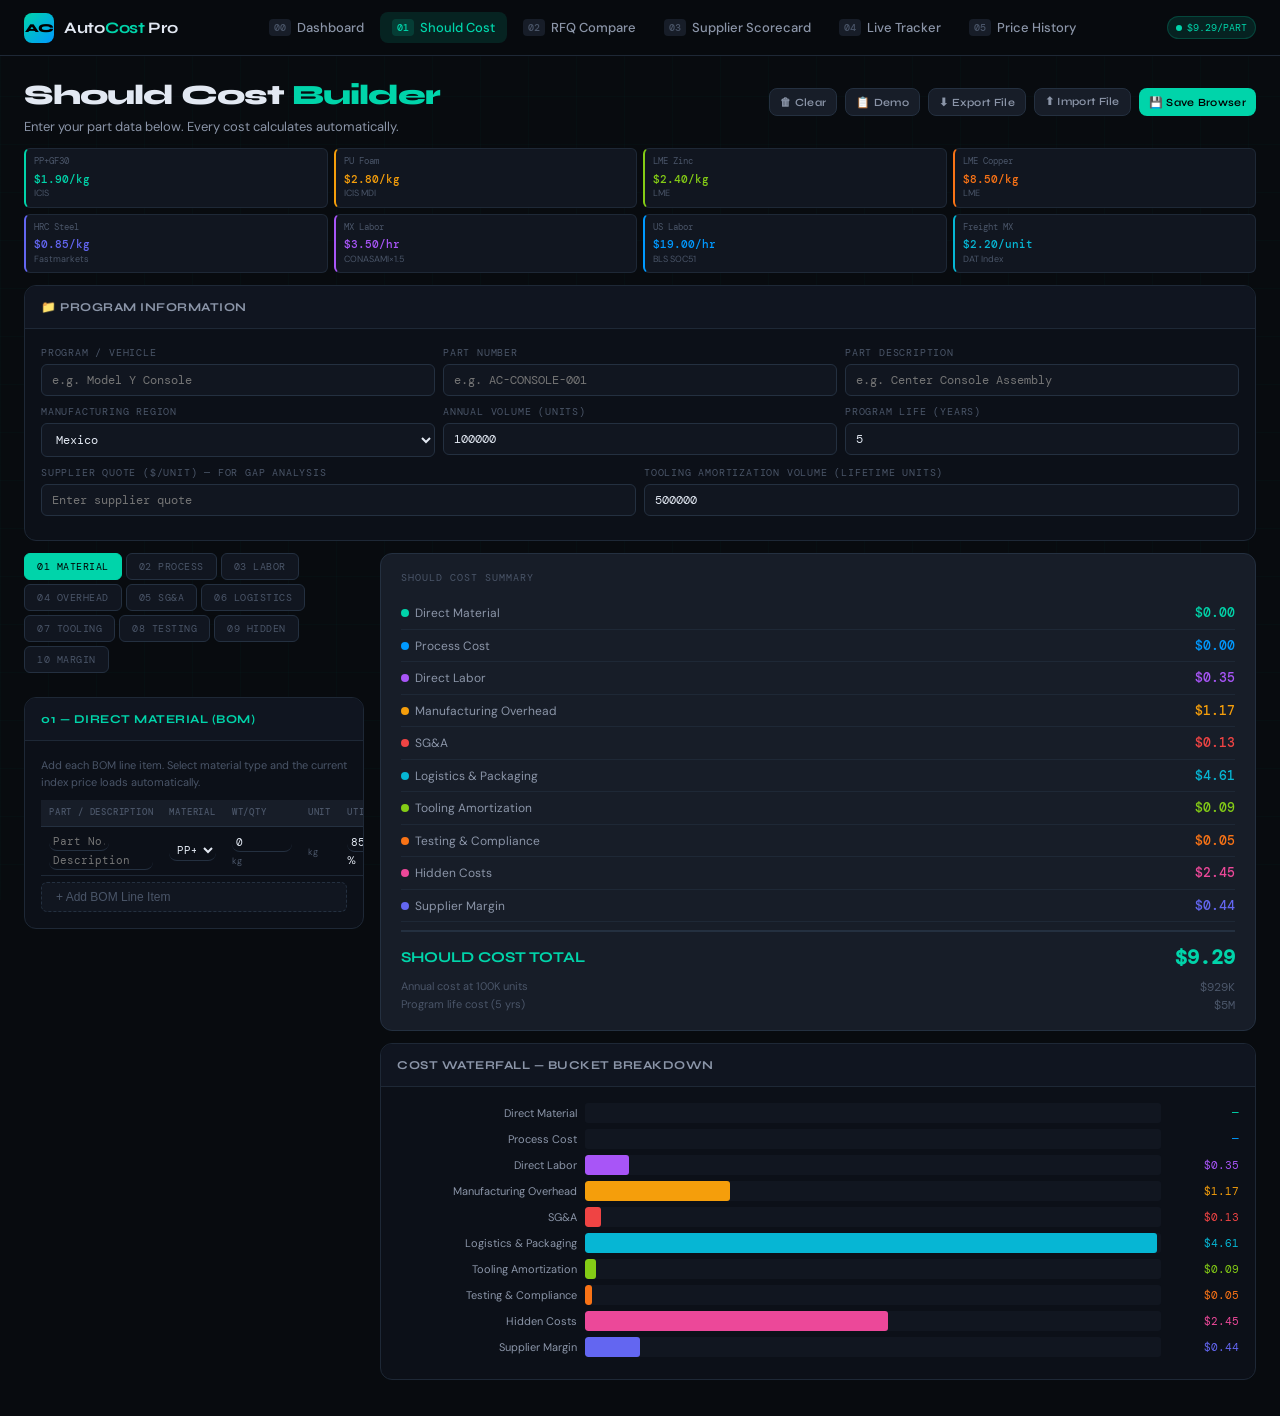
<file: should-cost.html>
<!DOCTYPE html>
<html lang="en">
<head>
<meta charset="UTF-8">
<meta name="viewport" content="width=device-width, initial-scale=1.0">
<title>Should Cost Builder — AutoCost Pro</title>
<link rel="stylesheet" href="main.css">
<style>
/* ── LAYOUT ── */
.builder-grid{display:grid;grid-template-columns:340px 1fr;gap:16px;align-items:start;}
.input-panel{display:flex;flex-direction:column;gap:12px;position:sticky;top:72px;}
.results-panel{display:flex;flex-direction:column;gap:12px;}

/* ── SECTION TABS ── */
.section-tabs{display:flex;gap:4px;flex-wrap:wrap;margin-bottom:12px;}
.stab{padding:5px 12px;border-radius:6px;border:1px solid var(--border2);background:var(--bg3);color:var(--text3);font-family:'DM Mono',monospace;font-size:10px;cursor:pointer;transition:all .15s;letter-spacing:.5px;text-transform:uppercase;}
.stab.active{background:var(--accent);color:#000;border-color:var(--accent);}
.stab:hover:not(.active){background:var(--bg4);color:var(--text2);}

/* ── INPUT SECTIONS ── */
.inp-section{display:none;}
.inp-section.active{display:block;}

/* ── FORM ROWS ── */
.frow{display:grid;grid-template-columns:1fr 1fr;gap:8px;margin-bottom:8px;}
.frow-3{display:grid;grid-template-columns:1fr 1fr 1fr;gap:8px;margin-bottom:8px;}
.frow-full{margin-bottom:8px;}
.flabel{font-family:'DM Mono',monospace;font-size:10px;color:var(--text3);letter-spacing:.8px;text-transform:uppercase;display:block;margin-bottom:4px;}
.finput{width:100%;background:var(--bg3);border:1px solid var(--border2);border-radius:6px;color:var(--text);font-family:'DM Mono',monospace;font-size:12px;padding:7px 10px;outline:none;transition:border-color .15s;}
.finput:focus{border-color:var(--accent);}
.finput.calc{background:var(--bg4);color:var(--accent);cursor:default;}
select.finput option{background:var(--bg3);}
.fhint{font-size:10px;color:var(--text3);margin-top:2px;font-style:italic;}

/* ── BOM TABLE ── */
.bom-table{width:100%;border-collapse:collapse;font-size:11px;}
.bom-table th{background:var(--bg4);padding:6px 8px;text-align:left;font-family:'DM Mono',monospace;font-size:9px;color:var(--text3);letter-spacing:.8px;text-transform:uppercase;border-bottom:1px solid var(--border2);}
.bom-table td{padding:5px 8px;border-bottom:1px solid var(--border);vertical-align:middle;}
.bom-table tr:hover td{background:var(--bg4);}
.bom-input{background:transparent;border:none;border-bottom:1px solid var(--border2);color:var(--text);font-family:'DM Mono',monospace;font-size:11px;padding:2px 4px;width:100%;outline:none;}
.bom-input:focus{border-bottom-color:var(--accent);}
.bom-calc{color:var(--accent);font-family:'DM Mono',monospace;font-size:11px;text-align:right;}
.del-btn{background:none;border:none;color:var(--text3);cursor:pointer;font-size:14px;padding:2px 6px;border-radius:4px;}
.del-btn:hover{background:var(--red-dim);color:var(--red);}
.add-row-btn{display:flex;align-items:center;gap:6px;padding:7px 14px;background:var(--bg3);border:1px dashed var(--border2);border-radius:6px;color:var(--text3);font-size:12px;cursor:pointer;width:100%;margin-top:6px;transition:all .15s;}
.add-row-btn:hover{background:var(--bg4);color:var(--accent);border-color:var(--accent);}

/* ── RESULTS ── */
.bucket-result{background:var(--card);border:1px solid var(--border);border-radius:10px;overflow:hidden;margin-bottom:10px;}
.bucket-result-header{display:flex;align-items:center;justify-content:space-between;padding:10px 14px;border-bottom:1px solid var(--border);}
.bucket-result-title{font-family:'Syne',sans-serif;font-size:13px;font-weight:600;}
.bucket-result-cost{font-family:'DM Mono',monospace;font-size:14px;font-weight:500;}
.bucket-result-body{padding:10px 14px;}
.result-line{display:flex;justify-content:space-between;align-items:center;padding:5px 0;border-bottom:1px solid var(--border);font-size:11px;}
.result-line:last-child{border-bottom:none;}
.result-line-label{color:var(--text2);}
.result-line-val{font-family:'DM Mono',monospace;color:var(--text);}

/* ── GRAND TOTAL ── */
.grand-total{background:var(--bg4);border:1px solid var(--border2);border-radius:12px;padding:16px 20px;}
.total-row{display:flex;justify-content:space-between;align-items:center;padding:6px 0;border-bottom:1px solid var(--border);}
.total-row:last-child{border-bottom:none;}
.total-label{font-size:12px;color:var(--text2);}
.total-val{font-family:'DM Mono',monospace;font-size:13px;font-weight:500;}

/* ── INDEX PRICES ── */
.index-strip{display:grid;grid-template-columns:repeat(4,1fr);gap:6px;margin-bottom:12px;}
.index-chip{background:var(--bg3);border:1px solid var(--border);border-radius:6px;padding:6px 8px;}
.index-chip-name{font-family:'DM Mono',monospace;font-size:9px;color:var(--text3);margin-bottom:2px;}
.index-chip-val{font-family:'DM Mono',monospace;font-size:11px;font-weight:500;}

/* ── STATUS BAR ── */
.calc-status{font-family:'DM Mono',monospace;font-size:10px;color:var(--accent);display:flex;align-items:center;gap:6px;}

/* ── PROCESS TABLE ── */
.proc-table{width:100%;border-collapse:collapse;font-size:11px;}
.proc-table th{background:var(--bg4);padding:6px 8px;text-align:left;font-family:'DM Mono',monospace;font-size:9px;color:var(--text3);border-bottom:1px solid var(--border2);}
.proc-table td{padding:5px 8px;border-bottom:1px solid var(--border);vertical-align:middle;}
.proc-table tr:hover td{background:var(--bg4);}

/* ── WATERFALL ── */
.waterfall-item{display:grid;grid-template-columns:180px 1fr 70px;gap:8px;align-items:center;margin-bottom:6px;}
.wf-label{font-size:11px;color:var(--text2);text-align:right;}
.wf-bar-wrap{height:20px;border-radius:3px;overflow:hidden;background:var(--bg3);}
.wf-bar{height:100%;border-radius:3px;transition:width .4s;}
.wf-val{font-family:'DM Mono',monospace;font-size:11px;text-align:right;}

/* ── SAVE/LOAD ── */
.action-bar{display:flex;gap:8px;flex-wrap:wrap;margin-bottom:12px;}
</style>
</head>
<body>
<nav>
  <a href="index.html" class="nav-logo"><div class="nav-logo-mark">AC</div><div class="nav-logo-text">Auto<span>Cost</span> Pro</div></a>
  <div class="nav-links">
    <a href="index.html" class="nav-link"><span class="nav-num">00</span>Dashboard</a>
    <a href="should-cost.html" class="nav-link active"><span class="nav-num">01</span>Should Cost</a>
    <a href="rfq-compare.html" class="nav-link"><span class="nav-num">02</span>RFQ Compare</a>
    <a href="checklist.html" class="nav-link"><span class="nav-num">03</span>Supplier Scorecard</a>
    <a href="live-tracker.html" class="nav-link"><span class="nav-num">04</span>Live Tracker</a>
    <a href="history.html" class="nav-link"><span class="nav-num">05</span>Price History</a>
  </div>
  <div class="nav-badge"><div class="pulse"></div><span id="calcStatus">CALCULATING</span></div>
</nav>

<div class="page">

  <!-- TOP BAR -->
  <div class="flex-between mb-12">
    <div>
      <div class="page-title">Should Cost <span class="accent">Builder</span></div>
      <div class="page-subtitle">Enter your part data below. Every cost calculates automatically.</div>
    </div>
    <div class="action-bar">
      <button class="btn btn-secondary btn-sm" onclick="clearAll()">🗑 Clear</button>
      <button class="btn btn-secondary btn-sm" onclick="loadDemo()">📋 Demo</button>
      <button class="btn btn-secondary btn-sm" onclick="exportModel()">⬇ Export File</button>
      <label class="btn btn-secondary btn-sm" style="cursor:pointer;margin:0">⬆ Import File<input type="file" accept=".json" onchange="importModel(event)" style="display:none"></label>
      <button class="btn btn-primary btn-sm" onclick="saveModel()">💾 Save Browser</button>
    </div>
  </div>

  <!-- LIVE INDEX PRICES -->
  <div class="index-strip" id="indexStrip"></div>

  <!-- PROGRAM HEADER -->
  <div class="card mb-12">
    <div class="card-header"><div class="card-title">📁 Program Information</div></div>
    <div class="card-body">
      <div class="frow-3">
        <div><label class="flabel">Program / Vehicle</label><input class="finput" id="prog_name" placeholder="e.g. Model Y Console" oninput="recalc()"></div>
        <div><label class="flabel">Part Number</label><input class="finput" id="prog_pn" placeholder="e.g. AC-CONSOLE-001" oninput="recalc()"></div>
        <div><label class="flabel">Part Description</label><input class="finput" id="prog_desc" placeholder="e.g. Center Console Assembly" oninput="recalc()"></div>
      </div>
      <div class="frow-3">
        <div>
          <label class="flabel">Manufacturing Region</label>
          <select class="finput" id="prog_region" onchange="recalc()">
            <option value="mx">Mexico</option>
            <option value="us">US Midwest</option>
            <option value="cn">China</option>
          </select>
        </div>
        <div><label class="flabel">Annual Volume (units)</label><input class="finput" type="number" id="prog_vol" value="100000" oninput="recalc()"></div>
        <div><label class="flabel">Program Life (years)</label><input class="finput" type="number" id="prog_life" value="5" oninput="recalc()"></div>
      </div>
      <div class="frow">
        <div><label class="flabel">Supplier Quote ($/unit) — for gap analysis</label><input class="finput" type="number" id="prog_quote" placeholder="Enter supplier quote" oninput="recalc()"></div>
        <div><label class="flabel">Tooling Amortization Volume (lifetime units)</label><input class="finput" type="number" id="prog_amort" value="500000" oninput="recalc()"></div>
      </div>
    </div>
  </div>

  <!-- MAIN BUILDER -->
  <div class="builder-grid">

    <!-- LEFT: INPUT SECTIONS -->
    <div class="input-panel">

      <!-- Section tabs -->
      <div class="section-tabs">
        <div class="stab active" onclick="showSection('mat')">01 Material</div>
        <div class="stab" onclick="showSection('proc')">02 Process</div>
        <div class="stab" onclick="showSection('labor')">03 Labor</div>
        <div class="stab" onclick="showSection('ovhd')">04 Overhead</div>
        <div class="stab" onclick="showSection('sga')">05 SG&A</div>
        <div class="stab" onclick="showSection('logi')">06 Logistics</div>
        <div class="stab" onclick="showSection('tool')">07 Tooling</div>
        <div class="stab" onclick="showSection('test')">08 Testing</div>
        <div class="stab" onclick="showSection('hidn')">09 Hidden</div>
        <div class="stab" onclick="showSection('mrgn')">10 Margin</div>
      </div>

      <!-- ── SECTION 01: MATERIAL ── -->
      <div class="inp-section active card" id="sec-mat">
        <div class="card-header"><div class="card-title" style="color:var(--accent)">01 — Direct Material (BOM)</div></div>
        <div class="card-body">
          <div style="font-size:11px;color:var(--text3);margin-bottom:10px">Add each BOM line item. Select material type and the current index price loads automatically.</div>
          <table class="bom-table" id="matTable">
            <thead>
              <tr>
                <th>Part / Description</th>
                <th>Material</th>
                <th>Wt/Qty</th>
                <th>Unit</th>
                <th>Util%</th>
                <th>$/part</th>
                <th></th>
              </tr>
            </thead>
            <tbody id="matBody"></tbody>
          </table>
          <button class="add-row-btn" onclick="addMatRow()">+ Add BOM Line Item</button>
        </div>
      </div>

      <!-- ── SECTION 02: PROCESS ── -->
      <div class="inp-section card" id="sec-proc">
        <div class="card-header"><div class="card-title" style="color:var(--accent2)">02 — Process Cost (Operations)</div></div>
        <div class="card-body">
          <div style="font-size:11px;color:var(--text3);margin-bottom:10px">Add each manufacturing operation. Select machine type → rate loads. Enter cycle time → cost calculates.</div>
          <table class="proc-table" id="procTable">
            <thead>
              <tr>
                <th>Operation</th>
                <th>Machine</th>
                <th>Rate $/hr</th>
                <th>Cycle (s)</th>
                <th>OEE%</th>
                <th>$/part</th>
                <th></th>
              </tr>
            </thead>
            <tbody id="procBody"></tbody>
          </table>
          <button class="add-row-btn" onclick="addProcRow()">+ Add Operation</button>
        </div>
      </div>

      <!-- ── SECTION 03: LABOR ── -->
      <div class="inp-section card" id="sec-labor">
        <div class="card-header"><div class="card-title" style="color:#a855f7">03 — Direct Labor</div></div>
        <div class="card-body">
          <div class="frow">
            <div>
              <label class="flabel">Base Wage ($/hr)</label>
              <input class="finput calc" id="lb_base" readonly>
              <div class="fhint">Auto-loaded from region selection</div>
            </div>
            <div>
              <label class="flabel">Statutory Burden %</label>
              <input class="finput calc" id="lb_burden" readonly>
              <div class="fhint">IMSS/FICA/benefits by region</div>
            </div>
          </div>
          <div class="frow">
            <div>
              <label class="flabel">Loaded Labor Rate ($/hr)</label>
              <input class="finput calc" id="lb_loaded" readonly style="color:var(--accent)">
            </div>
            <div>
              <label class="flabel">Override Loaded Rate ($/hr)</label>
              <input class="finput" type="number" id="lb_override" placeholder="Leave blank to use auto" oninput="recalc()">
              <div class="fhint">Enter actual supplier rate if known</div>
            </div>
          </div>
          <div style="border-top:1px solid var(--border);padding-top:10px;margin-top:10px">
            <div style="font-size:11px;color:var(--text3);margin-bottom:8px">Labor stations — enter headcount and cycle time per station</div>
            <table class="bom-table" id="laborTable">
              <thead><tr><th>Station / Operation</th><th>Operators</th><th>Cycle (s)</th><th>$/part</th><th></th></tr></thead>
              <tbody id="laborBody"></tbody>
            </table>
            <button class="add-row-btn" onclick="addLaborRow()">+ Add Labor Station</button>
          </div>
          <div style="border-top:1px solid var(--border);padding-top:10px;margin-top:10px">
            <div style="font-size:11px;color:var(--text3);margin-bottom:8px">Indirect labor</div>
            <div class="frow">
              <div><label class="flabel">Indirect Headcount</label><input class="finput" type="number" id="lb_indirect" value="4" oninput="recalc()"></div>
              <div><label class="flabel">Parts per Shift</label><input class="finput" type="number" id="lb_pps" value="400" oninput="recalc()"></div>
            </div>
          </div>
        </div>
      </div>

      <!-- ── SECTION 04: OVERHEAD ── -->
      <div class="inp-section card" id="sec-ovhd">
        <div class="card-header"><div class="card-title" style="color:#f59e0b">04 — Manufacturing Overhead</div></div>
        <div class="card-body">
          <div class="frow">
            <div>
              <label class="flabel">Burden Rate Method</label>
              <select class="finput" id="ovhd_method" onchange="recalc()">
                <option value="pct">% of Direct Labor (burden rate)</option>
                <option value="manual">Manual entry per component</option>
              </select>
            </div>
            <div>
              <label class="flabel">Burden Rate %</label>
              <input class="finput" type="number" id="ovhd_burden" value="200" oninput="recalc()">
              <div class="fhint">Typical: 150–250% for mixed mfg</div>
            </div>
          </div>
          <div id="ovhd_manual_section" style="display:none">
            <div class="frow">
              <div><label class="flabel">Equipment Depreciation ($/yr)</label><input class="finput" type="number" id="ovhd_depr" placeholder="0" oninput="recalc()"></div>
              <div><label class="flabel">Facility Cost ($/yr)</label><input class="finput" type="number" id="ovhd_fac" placeholder="0" oninput="recalc()"></div>
            </div>
            <div class="frow">
              <div><label class="flabel">Energy Cost ($/yr)</label><input class="finput" type="number" id="ovhd_energy" placeholder="0" oninput="recalc()"></div>
              <div><label class="flabel">Maintenance ($/yr)</label><input class="finput" type="number" id="ovhd_maint" placeholder="0" oninput="recalc()"></div>
            </div>
            <div class="frow">
              <div><label class="flabel">Quality Systems ($/yr)</label><input class="finput" type="number" id="ovhd_qual" placeholder="0" oninput="recalc()"></div>
              <div><label class="flabel">Support Staff ($/yr)</label><input class="finput" type="number" id="ovhd_staff" placeholder="0" oninput="recalc()"></div>
            </div>
          </div>
          <div class="frow">
            <div><label class="flabel">PPAP/APQP Launch Cost ($)</label><input class="finput" type="number" id="ovhd_ppap" value="45000" oninput="recalc()"></div>
            <div><label class="flabel">Scrap/Rework Provision %</label><input class="finput" type="number" id="ovhd_scrap" value="2.5" oninput="recalc()"></div>
          </div>
        </div>
      </div>

      <!-- ── SECTION 05: SG&A ── -->
      <div class="inp-section card" id="sec-sga">
        <div class="card-header"><div class="card-title" style="color:#ef4444">05 — SG&A</div></div>
        <div class="card-body">
          <div style="font-size:11px;color:var(--text3);margin-bottom:10px">Applied as % of manufacturing cost (material + process + labor + overhead). IBISWorld Tier 1 benchmark: 7–10%.</div>
          <div class="frow">
            <div><label class="flabel">Sales & Commercial %</label><input class="finput" type="number" id="sga_sales" value="2.0" step="0.1" oninput="recalc()"></div>
            <div><label class="flabel">Finance / HR / Legal / IT %</label><input class="finput" type="number" id="sga_admin" value="2.5" step="0.1" oninput="recalc()"></div>
          </div>
          <div class="frow">
            <div><label class="flabel">Engineering Support %</label><input class="finput" type="number" id="sga_eng" value="2.0" step="0.1" oninput="recalc()"></div>
            <div><label class="flabel">R&D %</label><input class="finput" type="number" id="sga_rd" value="0.8" step="0.1" oninput="recalc()"></div>
          </div>
          <div class="frow">
            <div><label class="flabel">Executive Overhead %</label><input class="finput" type="number" id="sga_exec" value="1.0" step="0.1" oninput="recalc()"></div>
            <div><label class="flabel" style="color:var(--accent)">Total SG&A %</label><input class="finput calc" id="sga_total" readonly></div>
          </div>
        </div>
      </div>

      <!-- ── SECTION 06: LOGISTICS ── -->
      <div class="inp-section card" id="sec-logi">
        <div class="card-header"><div class="card-title" style="color:#06b6d4">06 — Logistics & Packaging</div></div>
        <div class="card-body">
          <div class="frow">
            <div>
              <label class="flabel">Incoterms</label>
              <select class="finput" id="logi_inco" onchange="recalc()">
                <option value="ddp">DDP — Supplier pays all freight</option>
                <option value="fob">FOB — Tesla pays from port</option>
                <option value="exw">EXW — Tesla pays all freight</option>
              </select>
            </div>
            <div><label class="flabel">Outbound Freight ($/unit)</label><input class="finput calc" id="logi_freight" readonly></div>
          </div>
          <div class="frow">
            <div><label class="flabel">Packaging Cost ($/unit)</label><input class="finput" type="number" id="logi_pkg" value="1.40" step="0.10" oninput="recalc()"></div>
            <div><label class="flabel">Returnable Dunnage ($/unit)</label><input class="finput" type="number" id="logi_dunnage" value="0.16" step="0.01" oninput="recalc()"></div>
          </div>
          <div class="frow">
            <div><label class="flabel">Import Duty % (if applicable)</label><input class="finput" type="number" id="logi_duty" value="0" step="0.1" oninput="recalc()"></div>
            <div><label class="flabel">Inbound Raw Material ($/unit)</label><input class="finput" type="number" id="logi_inbound" value="0.85" step="0.05" oninput="recalc()"></div>
          </div>
        </div>
      </div>

      <!-- ── SECTION 07: TOOLING ── -->
      <div class="inp-section card" id="sec-tool">
        <div class="card-header"><div class="card-title" style="color:#84cc16">07 — Tooling Amortization</div></div>
        <div class="card-body">
          <div style="font-size:11px;color:var(--text3);margin-bottom:10px">Enter each tool cost. Amortization = tool cost ÷ lifetime volume (set in Program Info above).</div>
          <table class="bom-table" id="toolTable">
            <thead><tr><th>Tool Description</th><th>Complexity</th><th>Tool Cost ($)</th><th>$/part</th><th></th></tr></thead>
            <tbody id="toolBody"></tbody>
          </table>
          <button class="add-row-btn" onclick="addToolRow()">+ Add Tool</button>
        </div>
      </div>

      <!-- ── SECTION 08: TESTING ── -->
      <div class="inp-section card" id="sec-test">
        <div class="card-header"><div class="card-title" style="color:#f97316">08 — Testing & Compliance</div></div>
        <div class="card-body">
          <div style="font-size:11px;color:var(--text3);margin-bottom:10px">One-time costs amortized over annual volume. Add each required test.</div>
          <table class="bom-table" id="testTable">
            <thead><tr><th>Test / Requirement</th><th>Standard</th><th>Total Cost ($)</th><th>Submissions</th><th>$/part</th><th></th></tr></thead>
            <tbody id="testBody"></tbody>
          </table>
          <button class="add-row-btn" onclick="addTestRow()">+ Add Test</button>
        </div>
      </div>

      <!-- ── SECTION 09: HIDDEN COSTS ── -->
      <div class="inp-section card" id="sec-hidn">
        <div class="card-header"><div class="card-title" style="color:#ec4899">09 — Hidden Costs</div></div>
        <div class="card-body">
          <div style="font-size:11px;color:var(--text3);margin-bottom:10px">Costs suppliers never volunteer. Applied as % of piece price or fixed $/unit.</div>
          <div class="frow">
            <div><label class="flabel">Payment Terms (days Net)</label><input class="finput" type="number" id="hidn_terms" value="60" oninput="recalc()"></div>
            <div><label class="flabel">Supplier Cost of Capital %</label><input class="finput" type="number" id="hidn_coc" value="10" oninput="recalc()"></div>
          </div>
          <div class="frow">
            <div><label class="flabel">FX Hedge Premium % (0 if USD)</label><input class="finput" type="number" id="hidn_fx" value="1.5" step="0.1" oninput="recalc()"></div>
            <div><label class="flabel">Expedite Buffer ($/unit)</label><input class="finput" type="number" id="hidn_exp" value="0.65" step="0.05" oninput="recalc()"></div>
          </div>
          <div class="frow">
            <div><label class="flabel">Capacity Reservation ($/unit)</label><input class="finput" type="number" id="hidn_cap" value="0.70" step="0.05" oninput="recalc()"></div>
            <div><label class="flabel">Warranty Reserve % of price</label><input class="finput" type="number" id="hidn_warr" value="0.5" step="0.1" oninput="recalc()"></div>
          </div>
          <div class="frow">
            <div><label class="flabel">Program Mgmt Overhead ($/unit)</label><input class="finput" type="number" id="hidn_pm" value="0.80" step="0.05" oninput="recalc()"></div>
            <div><label class="flabel">Inflation Buffer % of price</label><input class="finput" type="number" id="hidn_infl" value="1.0" step="0.1" oninput="recalc()"></div>
          </div>
        </div>
      </div>

      <!-- ── SECTION 10: MARGIN ── -->
      <div class="inp-section card" id="sec-mrgn">
        <div class="card-header"><div class="card-title" style="color:#6366f1">10 — Supplier Margin</div></div>
        <div class="card-body">
          <div style="font-size:11px;color:var(--text3);margin-bottom:10px">Tier 1 automotive interior trim benchmark: 4–7% gross margin. Source: Adient/Lear 10-K filings.</div>
          <div class="frow">
            <div><label class="flabel">Gross Margin % on cost</label><input class="finput" type="number" id="mrgn_pct" value="5.0" step="0.5" oninput="recalc()"></div>
            <div><label class="flabel">Calculated Margin ($/unit)</label><input class="finput calc" id="mrgn_calc" readonly></div>
          </div>
        </div>
      </div>

    </div><!-- end input-panel -->

    <!-- RIGHT: RESULTS -->
    <div class="results-panel">

      <!-- Grand Total -->
      <div class="grand-total">
        <div style="font-family:'DM Mono',monospace;font-size:10px;color:var(--text3);letter-spacing:1px;text-transform:uppercase;margin-bottom:12px">Should Cost Summary</div>
        <div id="grandTotalRows"></div>
      </div>

      <!-- Waterfall Chart -->
      <div class="card">
        <div class="card-header"><div class="card-title">Cost Waterfall — Bucket Breakdown</div></div>
        <div class="card-body" id="waterfallDiv"></div>
      </div>

      <!-- Bucket Details -->
      <div id="bucketDetails"></div>

      <!-- Gap Analysis -->
      <div class="card" id="gapCard" style="display:none">
        <div class="card-header"><div class="card-title" style="color:var(--red)">Gap Analysis vs Supplier Quote</div></div>
        <div class="card-body" id="gapBody"></div>
      </div>

    </div><!-- end results-panel -->

  </div><!-- end builder-grid -->

</div><!-- end page -->

<script src="data.js"></script>
<script>

// ── REFERENCE DATA ────────────────────────────────────────────────────────

var REGIONS = {
  mx: { label:'Mexico',     baseWage:3.50,  burden:0.35, freight:2.20, fxRisk:true  },
  us: { label:'US Midwest', baseWage:19.00, burden:0.37, freight:1.10, fxRisk:false },
  cn: { label:'China',      baseWage:4.50,  burden:0.35, freight:3.80, fxRisk:true  }
};

var MATERIALS = {
  'PP+GF30':      { price:1.90,  unit:'kg',  source:'ICIS PP+GF30',       color:'#00d4aa' },
  'PP unfilled':  { price:1.30,  unit:'kg',  source:'ICIS PP',            color:'#00d4aa' },
  'ABS':          { price:1.70,  unit:'kg',  source:'ICIS ABS',           color:'#0099ff' },
  'PC/ABS':       { price:2.10,  unit:'kg',  source:'ICIS PC/ABS',        color:'#0099ff' },
  'TPO skin':     { price:7.20,  unit:'m²',  source:'3-quote benchmark',  color:'#a855f7' },
  'PU foam':      { price:2.80,  unit:'kg',  source:'ICIS MDI/TDI',       color:'#f59e0b' },
  'PVC skin':     { price:6.50,  unit:'m²',  source:'3-quote benchmark',  color:'#a855f7' },
  'HRC Steel':    { price:0.85,  unit:'kg',  source:'Fastmarkets HRC',    color:'#6366f1' },
  'HSLA Steel':   { price:0.95,  unit:'kg',  source:'Fastmarkets HSLA',   color:'#6366f1' },
  'Aluminium':    { price:2.65,  unit:'kg',  source:'LME Aluminium',      color:'#84cc16' },
  'Zinc diecast': { price:2.40,  unit:'kg',  source:'LME Zinc',           color:'#84cc16' },
  'Copper/wiring':{ price:1.90,  unit:'m',   source:'LME Copper',         color:'#f97316' },
  'Fabric woven': { price:8.50,  unit:'m²',  source:'3-quote benchmark',  color:'#ec4899' },
  'Nonwoven':     { price:3.20,  unit:'m²',  source:'3-quote benchmark',  color:'#ec4899' },
  'Hot melt adh': { price:3.80,  unit:'kg',  source:'3-quote benchmark',  color:'#06b6d4' },
  'Fasteners':    { price:0.08,  unit:'pc',  source:'Catalogue pricing',  color:'#8b95a8' },
  'Bought-out':   { price:1.00,  unit:'pc',  source:'Tier2 direct quote', color:'#8b95a8' },
  'Custom':       { price:0,     unit:'pc',  source:'Enter manually',     color:'#8b95a8' }
};

var MACHINES = {
  '100T press':    { rate:{ mx:18, us:35, cn:22 }},
  '200T press':    { rate:{ mx:22, us:45, cn:28 }},
  '400T press':    { rate:{ mx:32, us:65, cn:38 }},
  '600T press':    { rate:{ mx:45, us:85, cn:52 }},
  '800T press':    { rate:{ mx:55, us:95, cn:62 }},
  '1000T press':   { rate:{ mx:72, us:120,cn:80 }},
  'Foam pour':     { rate:{ mx:42, us:75, cn:48 }},
  'Skin wrap':     { rate:{ mx:38, us:65, cn:42 }},
  'Assembly bench':{ rate:{ mx:22, us:45, cn:26 }},
  'Ultrasonic weld':{ rate:{ mx:28, us:55, cn:32 }},
  'Waterjet trim': { rate:{ mx:65, us:110,cn:72 }},
  'Die cut press': { rate:{ mx:35, us:65, cn:40 }},
  'Compression mold':{ rate:{ mx:55, us:95, cn:62 }},
  'Stamping press':{ rate:{ mx:40, us:75, cn:46 }},
  'Custom':        { rate:{ mx:0, us:0, cn:0 }}
};

var TOOL_COMPLEXITY = {
  'Simple (Class B, no texture)':     { base:45000  },
  'Medium (Class A, basic)':          { base:95000  },
  'Complex (Class A, textured, HR)':  { base:200000 },
  'Very complex (multi-action)':      { base:320000 },
  'Die / stamping tool':              { base:35000  },
  'Fixture / gauge':                  { base:20000  },
  'Custom (enter cost manually)':     { base:0      }
};

var TEST_STANDARDS = {
  'FMVSS 302 Flammability':     { cost:1800, subs:3 },
  'UV/Fade SAE J1885':          { cost:2200, subs:1 },
  'VOC/Odor VDA 270':           { cost:1400, subs:1 },
  'First Article (CMM/FAI)':    { cost:3500, subs:1 },
  'PPAP Level 3 docs':          { cost:5200, subs:1 },
  'Durability cycle test':      { cost:3800, subs:1 },
  'EMC/FCC compliance':         { cost:4500, subs:1 },
  'REACH/RoHS compliance':      { cost:800,  subs:1 },
  'NVH squeak & rattle':        { cost:2000, subs:1 },
  'Thermal cycling/sag':        { cost:2000, subs:1 },
  'Custom':                     { cost:0,    subs:1 }
};

// ── STATE ─────────────────────────────────────────────────────────────────
var matRows  = [];
var procRows = [];
var laborRows= [];
var toolRows = [];
var testRows = [];
var rowId = 0;

// ── INIT ──────────────────────────────────────────────────────────────────
window.onload = function() {
  renderIndexStrip();
  updateRegion();
  // Start with a few empty rows
  addMatRow();
  addProcRow();
  addLaborRow();
  addToolRow();
  addTestRow();
  recalc();
};

// ── INDEX STRIP ───────────────────────────────────────────────────────────
function renderIndexStrip() {
  var items = [
    { name:'PP+GF30',   val:'$1.90/kg', src:'ICIS',        color:'#00d4aa' },
    { name:'PU Foam',   val:'$2.80/kg', src:'ICIS MDI',    color:'#f59e0b' },
    { name:'LME Zinc',  val:'$2.40/kg', src:'LME',         color:'#84cc16' },
    { name:'LME Copper',val:'$8.50/kg', src:'LME',         color:'#f97316' },
    { name:'HRC Steel', val:'$0.85/kg', src:'Fastmarkets', color:'#6366f1' },
    { name:'MX Labor',  val:'$3.50/hr', src:'CONASAMI×1.5',color:'#a855f7' },
    { name:'US Labor',  val:'$19.00/hr',src:'BLS SOC51',   color:'#0099ff' },
    { name:'Freight MX',val:'$2.20/unit',src:'DAT Index',  color:'#06b6d4' }
  ];
  var html = '';
  items.forEach(function(i) {
    html += '<div class="index-chip" style="border-left:2px solid '+i.color+'">' +
      '<div class="index-chip-name">'+i.name+'</div>' +
      '<div class="index-chip-val" style="color:'+i.color+'">'+i.val+'</div>' +
      '<div style="font-size:9px;color:var(--text3)">'+i.src+'</div>' +
      '</div>';
  });
  document.getElementById('indexStrip').innerHTML = html;
}

// ── REGION UPDATE ─────────────────────────────────────────────────────────
function updateRegion() {
  var r = document.getElementById('prog_region').value;
  var reg = REGIONS[r];
  var loaded = (reg.baseWage * (1 + reg.burden)).toFixed(2);
  document.getElementById('lb_base').value   = '$' + reg.baseWage.toFixed(2) + '/hr';
  document.getElementById('lb_burden').value = (reg.burden*100).toFixed(0) + '%';
  document.getElementById('lb_loaded').value = '$' + loaded + '/hr';
  var freightEl = document.getElementById('logi_freight');
  if(freightEl) freightEl.value = '$' + reg.freight.toFixed(2) + '/unit';
  // Update FX
  var fxEl = document.getElementById('hidn_fx');
  if(fxEl && !reg.fxRisk) fxEl.value = '0';
  else if(fxEl && reg.fxRisk && fxEl.value === '0') fxEl.value = '1.5';
}

function getLoadedRate() {
  var override = parseFloat(document.getElementById('lb_override').value);
  if(override > 0) return override;
  var r = document.getElementById('prog_region').value;
  var reg = REGIONS[r];
  return reg.baseWage * (1 + reg.burden);
}

function getRegion() {
  return document.getElementById('prog_region').value;
}

// ── SECTION NAVIGATION ────────────────────────────────────────────────────
function showSection(id) {
  var sections = document.querySelectorAll('.inp-section');
  sections.forEach(function(s) { s.classList.remove('active'); });
  document.getElementById('sec-'+id).classList.add('active');
  var tabs = document.querySelectorAll('.stab');
  tabs.forEach(function(t) { t.classList.remove('active'); });
  event.target.classList.add('active');
}

// ── MATERIAL ROWS ─────────────────────────────────────────────────────────
function addMatRow(partNo, partName, matType, qty, util) {
  var id = rowId++;
  matRows.push({ id:id, partNo:partNo||'', partName:partName||'', matType:matType||'PP+GF30', qty:qty||0, util:util||85 });
  renderMatTable();
}

function renderMatTable() {
  var html = '';
  matRows.forEach(function(row, i) {
    var mat = MATERIALS[row.matType] || MATERIALS['PP+GF30'];
    var cost = row.qty > 0 ? (row.qty * mat.price) / (row.util/100) : 0;
    
    var matOptions = '';
    Object.keys(MATERIALS).forEach(function(m) {
      matOptions += '<option value="'+m+'"'+(row.matType===m?' selected':'')+'>'+m+'</option>';
    });
    
    html += '<tr id="mr-'+row.id+'">' +
      '<td><input class="bom-input" value="'+row.partNo+'" placeholder="Part No." onchange="updateMat('+i+',\'partNo\',this.value)" style="width:60px;margin-right:4px"><input class="bom-input" value="'+row.partName+'" placeholder="Description" onchange="updateMat('+i+',\'partName\',this.value)"></td>' +
      '<td><select class="bom-input" onchange="updateMat('+i+',\'matType\',this.value)">'+matOptions+'</select></td>' +
      '<td><input class="bom-input" type="number" value="'+row.qty+'" step="0.01" placeholder="0" onchange="updateMat('+i+',\'qty\',this.value)" style="width:60px"> <span style="color:var(--text3);font-size:9px">'+mat.unit+'</span></td>' +
      '<td><span style="color:var(--text3);font-size:9px">'+mat.unit+'</span></td>' +
      '<td><input class="bom-input" type="number" value="'+row.util+'" step="1" min="50" max="99" onchange="updateMat('+i+',\'util\',this.value)" style="width:45px">%</td>' +
      '<td class="bom-calc">'+(cost>0?'$'+cost.toFixed(3):'—')+'</td>' +
      '<td><button class="del-btn" onclick="delMat('+i+')">×</button></td>' +
      '</tr>';
  });
  document.getElementById('matBody').innerHTML = html;
}

function updateMat(i, field, val) {
  if(field === 'qty' || field === 'util') val = parseFloat(val)||0;
  matRows[i][field] = val;
  renderMatTable();
  recalc();
}

function delMat(i) {
  matRows.splice(i,1);
  renderMatTable();
  recalc();
}

function calcMatTotal() {
  var total = 0;
  matRows.forEach(function(row) {
    var mat = MATERIALS[row.matType] || { price:0 };
    if(row.qty > 0) total += (row.qty * mat.price) / (row.util/100);
  });
  return total;
}

// ── PROCESS ROWS ──────────────────────────────────────────────────────────
function addProcRow(op, mach, cycle, oee) {
  var id = rowId++;
  procRows.push({ id:id, op:op||'', mach:mach||'Assembly bench', cycle:cycle||0, oee:oee||78, customRate:0 });
  renderProcTable();
}

function renderProcTable() {
  var reg = getRegion();
  var html = '';
  procRows.forEach(function(row, i) {
    var machData = MACHINES[row.mach] || { rate:{mx:0,us:0,cn:0} };
    var rate = row.customRate > 0 ? row.customRate : (machData.rate[reg]||0);
    var cost = row.cycle > 0 ? (rate / 3600 * row.cycle) / (row.oee/100) : 0;
    
    var machOptions = '';
    Object.keys(MACHINES).forEach(function(m) {
      machOptions += '<option value="'+m+'"'+(row.mach===m?' selected':'')+'>'+m+'</option>';
    });
    
    html += '<tr id="pr-'+row.id+'">' +
      '<td><input class="bom-input" value="'+row.op+'" placeholder="Operation name" onchange="updateProc('+i+',\'op\',this.value)"></td>' +
      '<td><select class="bom-input" onchange="updateProc('+i+',\'mach\',this.value)">'+machOptions+'</select></td>' +
      '<td><input class="bom-input" type="number" value="'+(row.customRate||rate)+'" step="1" placeholder="'+rate+'" onchange="updateProc('+i+',\'customRate\',this.value)" style="width:55px"></td>' +
      '<td><input class="bom-input" type="number" value="'+row.cycle+'" step="1" placeholder="0" onchange="updateProc('+i+',\'cycle\',this.value)" style="width:55px">s</td>' +
      '<td><input class="bom-input" type="number" value="'+row.oee+'" step="1" min="50" max="99" onchange="updateProc('+i+',\'oee\',this.value)" style="width:40px">%</td>' +
      '<td class="bom-calc">'+(cost>0?'$'+cost.toFixed(3):'—')+'</td>' +
      '<td><button class="del-btn" onclick="delProc('+i+')">×</button></td>' +
      '</tr>';
  });
  document.getElementById('procBody').innerHTML = html;
}

function updateProc(i, field, val) {
  if(['cycle','oee','customRate'].indexOf(field)>=0) val = parseFloat(val)||0;
  procRows[i][field] = val;
  renderProcTable();
  recalc();
}

function delProc(i) {
  procRows.splice(i,1);
  renderProcTable();
  recalc();
}

function calcProcTotal() {
  var reg = getRegion();
  var total = 0;
  procRows.forEach(function(row) {
    var machData = MACHINES[row.mach] || { rate:{mx:0,us:0,cn:0} };
    var rate = row.customRate > 0 ? row.customRate : (machData.rate[reg]||0);
    if(row.cycle > 0) total += (rate / 3600 * row.cycle) / (row.oee/100);
  });
  return total;
}

// ── LABOR ROWS ────────────────────────────────────────────────────────────
function addLaborRow(station, ops, cycle) {
  var id = rowId++;
  laborRows.push({ id:id, station:station||'', ops:ops||1, cycle:cycle||0 });
  renderLaborTable();
}

function renderLaborTable() {
  var lr = getLoadedRate();
  var html = '';
  laborRows.forEach(function(row, i) {
    var cost = row.cycle > 0 ? (row.ops * lr / 3600 * row.cycle) : 0;
    html += '<tr>' +
      '<td><input class="bom-input" value="'+row.station+'" placeholder="Station name" onchange="updateLabor('+i+',\'station\',this.value)"></td>' +
      '<td><input class="bom-input" type="number" value="'+row.ops+'" step="1" min="1" onchange="updateLabor('+i+',\'ops\',this.value)" style="width:45px"></td>' +
      '<td><input class="bom-input" type="number" value="'+row.cycle+'" step="1" placeholder="0" onchange="updateLabor('+i+',\'cycle\',this.value)" style="width:55px">s</td>' +
      '<td class="bom-calc">'+(cost>0?'$'+cost.toFixed(3):'—')+'</td>' +
      '<td><button class="del-btn" onclick="delLabor('+i+')">×</button></td>' +
      '</tr>';
  });
  document.getElementById('laborBody').innerHTML = html;
}

function updateLabor(i, field, val) {
  if(['ops','cycle'].indexOf(field)>=0) val = parseFloat(val)||0;
  laborRows[i][field] = val;
  renderLaborTable();
  recalc();
}

function delLabor(i) {
  laborRows.splice(i,1);
  renderLaborTable();
  recalc();
}

function calcLaborTotal() {
  var lr = getLoadedRate();
  var total = 0;
  laborRows.forEach(function(row) {
    if(row.cycle > 0) total += row.ops * lr / 3600 * row.cycle;
  });
  // Add indirect
  var indirect = parseFloat(document.getElementById('lb_indirect').value)||0;
  var pps = parseFloat(document.getElementById('lb_pps').value)||400;
  if(indirect > 0 && pps > 0) total += indirect * lr * 7.5 / pps;
  return total;
}

// ── TOOL ROWS ─────────────────────────────────────────────────────────────
function addToolRow(desc, complexity, cost) {
  var id = rowId++;
  toolRows.push({ id:id, desc:desc||'', complexity:complexity||'Simple (Class B, no texture)', customCost:cost||0 });
  renderToolTable();
}

function renderToolTable() {
  var amort = parseFloat(document.getElementById('prog_amort').value)||500000;
  var html = '';
  toolRows.forEach(function(row, i) {
    var compData = TOOL_COMPLEXITY[row.complexity] || { base:0 };
    var toolCost = row.customCost > 0 ? row.customCost : compData.base;
    var perPart = amort > 0 ? toolCost / amort : 0;
    
    var compOptions = '';
    Object.keys(TOOL_COMPLEXITY).forEach(function(c) {
      compOptions += '<option value="'+c+'"'+(row.complexity===c?' selected':'')+'>'+c+'</option>';
    });
    
    html += '<tr>' +
      '<td><input class="bom-input" value="'+row.desc+'" placeholder="Tool description" onchange="updateTool('+i+',\'desc\',this.value)"></td>' +
      '<td><select class="bom-input" onchange="updateTool('+i+',\'complexity\',this.value)">'+compOptions+'</select></td>' +
      '<td><input class="bom-input" type="number" value="'+(row.customCost||toolCost)+'" step="1000" placeholder="'+toolCost+'" onchange="updateTool('+i+',\'customCost\',this.value)"></td>' +
      '<td class="bom-calc">'+(perPart>0?'$'+perPart.toFixed(3):'—')+'</td>' +
      '<td><button class="del-btn" onclick="delTool('+i+')">×</button></td>' +
      '</tr>';
  });
  document.getElementById('toolBody').innerHTML = html;
}

function updateTool(i, field, val) {
  if(field==='customCost') val = parseFloat(val)||0;
  toolRows[i][field] = val;
  renderToolTable();
  recalc();
}

function delTool(i) {
  toolRows.splice(i,1);
  renderToolTable();
  recalc();
}

function calcToolTotal() {
  var amort = parseFloat(document.getElementById('prog_amort').value)||500000;
  var total = 0;
  toolRows.forEach(function(row) {
    var compData = TOOL_COMPLEXITY[row.complexity] || { base:0 };
    var toolCost = row.customCost > 0 ? row.customCost : compData.base;
    if(amort > 0) total += toolCost / amort;
  });
  return total;
}

// ── TEST ROWS ─────────────────────────────────────────────────────────────
function addTestRow(name, std, cost, subs) {
  var id = rowId++;
  var stdData = TEST_STANDARDS[std||'FMVSS 302 Flammability'] || { cost:0, subs:1 };
  testRows.push({ id:id, name:name||'', std:std||'FMVSS 302 Flammability', customCost:cost||0, subs:subs||stdData.subs });
  renderTestTable();
}

function renderTestTable() {
  var vol = parseFloat(document.getElementById('prog_vol').value)||100000;
  var html = '';
  testRows.forEach(function(row, i) {
    var stdData = TEST_STANDARDS[row.std] || { cost:0, subs:1 };
    var testCost = row.customCost > 0 ? row.customCost : stdData.cost;
    var perPart = vol > 0 ? (testCost * row.subs) / vol : 0;
    
    var stdOptions = '';
    Object.keys(TEST_STANDARDS).forEach(function(s) {
      stdOptions += '<option value="'+s+'"'+(row.std===s?' selected':'')+'>'+s+'</option>';
    });
    
    html += '<tr>' +
      '<td><input class="bom-input" value="'+row.name+'" placeholder="Test description" onchange="updateTest('+i+',\'name\',this.value)"></td>' +
      '<td><select class="bom-input" onchange="updateTest('+i+',\'std\',this.value)">'+stdOptions+'</select></td>' +
      '<td><input class="bom-input" type="number" value="'+(row.customCost||testCost)+'" step="100" placeholder="'+testCost+'" onchange="updateTest('+i+',\'customCost\',this.value)"></td>' +
      '<td><input class="bom-input" type="number" value="'+row.subs+'" step="1" min="1" onchange="updateTest('+i+',\'subs\',this.value)" style="width:40px"></td>' +
      '<td class="bom-calc">'+(perPart>0?'$'+perPart.toFixed(4):'—')+'</td>' +
      '<td><button class="del-btn" onclick="delTest('+i+')">×</button></td>' +
      '</tr>';
  });
  document.getElementById('testBody').innerHTML = html;
}

function updateTest(i, field, val) {
  if(['customCost','subs'].indexOf(field)>=0) val = parseFloat(val)||0;
  testRows[i][field] = val;
  renderTestTable();
  recalc();
}

function delTest(i) {
  testRows.splice(i,1);
  renderTestTable();
  recalc();
}

function calcTestTotal() {
  var vol = parseFloat(document.getElementById('prog_vol').value)||100000;
  var total = 0;
  testRows.forEach(function(row) {
    var stdData = TEST_STANDARDS[row.std] || { cost:0 };
    var testCost = row.customCost > 0 ? row.customCost : stdData.cost;
    if(vol > 0) total += (testCost * row.subs) / vol;
  });
  return total;
}

// ── MAIN RECALC ───────────────────────────────────────────────────────────
function recalc() {
  updateRegion();

  var vol  = parseFloat(document.getElementById('prog_vol').value)||100000;
  var life = parseFloat(document.getElementById('prog_life').value)||5;
  var amort= parseFloat(document.getElementById('prog_amort').value)||500000;
  var reg  = getRegion();
  var quote= parseFloat(document.getElementById('prog_quote').value)||0;

  // ── Bucket calculations ──
  var mat   = calcMatTotal();
  var proc  = calcProcTotal();
  var labor = calcLaborTotal();

  // Overhead
  var ovhdMethod = document.getElementById('ovhd_method').value;
  var ovhd = 0;
  var ovhdManualSection = document.getElementById('ovhd_manual_section');
  if(ovhdMethod === 'pct') {
    ovhdManualSection.style.display = 'none';
    var burdenRate = (parseFloat(document.getElementById('ovhd_burden').value)||200) / 100;
    ovhd = labor * burdenRate;
  } else {
    ovhdManualSection.style.display = 'block';
    var depr   = (parseFloat(document.getElementById('ovhd_depr').value)||0) / vol;
    var fac    = (parseFloat(document.getElementById('ovhd_fac').value)||0) / vol;
    var energy = (parseFloat(document.getElementById('ovhd_energy').value)||0) / vol;
    var maint  = (parseFloat(document.getElementById('ovhd_maint').value)||0) / vol;
    var qual   = (parseFloat(document.getElementById('ovhd_qual').value)||0) / vol;
    var staff  = (parseFloat(document.getElementById('ovhd_staff').value)||0) / vol;
    ovhd = depr + fac + energy + maint + qual + staff;
  }
  // PPAP and scrap
  var ppap  = (parseFloat(document.getElementById('ovhd_ppap').value)||0) / vol;
  var scrapPct = (parseFloat(document.getElementById('ovhd_scrap').value)||2.5) / 100;
  var scrap = (mat + proc + labor) * scrapPct;
  ovhd += ppap + scrap;

  // SG&A
  var sgaSales = parseFloat(document.getElementById('sga_sales').value)||0;
  var sgaAdmin = parseFloat(document.getElementById('sga_admin').value)||0;
  var sgaEng   = parseFloat(document.getElementById('sga_eng').value)||0;
  var sgaRd    = parseFloat(document.getElementById('sga_rd').value)||0;
  var sgaExec  = parseFloat(document.getElementById('sga_exec').value)||0;
  var sgaTotalPct = sgaSales + sgaAdmin + sgaEng + sgaRd + sgaExec;
  document.getElementById('sga_total').value = sgaTotalPct.toFixed(1) + '%';
  var mfgSubtotal = mat + proc + labor + ovhd;
  var sga = mfgSubtotal * (sgaTotalPct/100);

  // Logistics
  var incoterms = document.getElementById('logi_inco').value;
  var freightBase = REGIONS[reg].freight;
  var freight = incoterms === 'ddp' ? freightBase : (incoterms === 'fob' ? freightBase * 0.4 : 0);
  var pkg      = parseFloat(document.getElementById('logi_pkg').value)||0;
  var dunnage  = parseFloat(document.getElementById('logi_dunnage').value)||0;
  var duty     = parseFloat(document.getElementById('logi_duty').value)||0;
  var inbound  = parseFloat(document.getElementById('logi_inbound').value)||0;
  var logi = freight + pkg + dunnage + inbound + (mfgSubtotal * duty/100);

  // Tooling
  var tool = calcToolTotal();

  // Testing
  var test = calcTestTotal();

  // Pre-margin subtotal
  var preMargin = mat + proc + labor + ovhd + sga + logi + tool + test;

  // Hidden costs
  var terms  = parseFloat(document.getElementById('hidn_terms').value)||60;
  var coc    = (parseFloat(document.getElementById('hidn_coc').value)||10) / 100;
  var fx     = (parseFloat(document.getElementById('hidn_fx').value)||0) / 100;
  var exp    = parseFloat(document.getElementById('hidn_exp').value)||0;
  var cap    = parseFloat(document.getElementById('hidn_cap').value)||0;
  var warr   = (parseFloat(document.getElementById('hidn_warr').value)||0) / 100;
  var pm     = parseFloat(document.getElementById('hidn_pm').value)||0;
  var infl   = (parseFloat(document.getElementById('hidn_infl').value)||0) / 100;
  var hidn = preMargin * coc * (terms/365) +
             preMargin * fx +
             exp + cap + pm +
             preMargin * warr +
             preMargin * infl;

  // Margin
  var mrnPct  = (parseFloat(document.getElementById('mrgn_pct').value)||5) / 100;
  var preMarginWithHidn = preMargin + hidn;
  var mrn = preMarginWithHidn * mrnPct;
  document.getElementById('mrgn_calc').value = '$' + mrn.toFixed(2);

  var grandTotal = preMarginWithHidn + mrn;

  // ── UPDATE RESULTS ──
  var buckets = [
    { name:'Direct Material',         cost:mat,   color:'#00d4aa', pct:0 },
    { name:'Process Cost',            cost:proc,  color:'#0099ff', pct:0 },
    { name:'Direct Labor',            cost:labor, color:'#a855f7', pct:0 },
    { name:'Manufacturing Overhead',  cost:ovhd,  color:'#f59e0b', pct:0 },
    { name:'SG&A',                    cost:sga,   color:'#ef4444', pct:0 },
    { name:'Logistics & Packaging',   cost:logi,  color:'#06b6d4', pct:0 },
    { name:'Tooling Amortization',    cost:tool,  color:'#84cc16', pct:0 },
    { name:'Testing & Compliance',    cost:test,  color:'#f97316', pct:0 },
    { name:'Hidden Costs',            cost:hidn,  color:'#ec4899', pct:0 },
    { name:'Supplier Margin',         cost:mrn,   color:'#6366f1', pct:0 }
  ];

  buckets.forEach(function(b) {
    b.pct = grandTotal > 0 ? (b.cost/grandTotal*100) : 0;
  });

  // Grand total rows
  var gtr = document.getElementById('grandTotalRows');
  var ghtml = '';
  buckets.forEach(function(b) {
    ghtml += '<div class="total-row">' +
      '<span class="total-label" style="display:flex;align-items:center;gap:6px"><span style="width:8px;height:8px;border-radius:50%;background:'+b.color+';display:inline-block"></span>'+b.name+'</span>' +
      '<span class="total-val" style="color:'+b.color+'">$'+b.cost.toFixed(2)+'</span>' +
      '</div>';
  });
  ghtml += '<div style="border-top:2px solid var(--border2);margin-top:8px;padding-top:10px;display:flex;justify-content:space-between;align-items:center">' +
    '<span style="font-family:Syne,sans-serif;font-weight:700;font-size:15px;color:var(--accent)">SHOULD COST TOTAL</span>' +
    '<span style="font-family:DM Mono,monospace;font-size:20px;font-weight:700;color:var(--accent)">$'+grandTotal.toFixed(2)+'</span>' +
    '</div>' +
    '<div style="display:flex;justify-content:space-between;margin-top:6px">' +
    '<span style="font-size:11px;color:var(--text3)">Annual cost at '+Math.round(vol/1000)+'K units</span>' +
    '<span style="font-family:DM Mono,monospace;font-size:12px;color:var(--text3)">$'+Math.round(grandTotal*vol/1000)+'K</span>' +
    '</div>' +
    '<div style="display:flex;justify-content:space-between">' +
    '<span style="font-size:11px;color:var(--text3)">Program life cost ('+life+' yrs)</span>' +
    '<span style="font-family:DM Mono,monospace;font-size:12px;color:var(--text3)">$'+Math.round(grandTotal*vol*life/1000000)+'M</span>' +
    '</div>';
  gtr.innerHTML = ghtml;

  // Waterfall
  var maxCost = Math.max.apply(null, buckets.map(function(b){return b.cost;})) || 1;
  var wfHtml = '';
  buckets.forEach(function(b) {
    var w = grandTotal > 0 ? Math.max(b.cost/grandTotal*100, 0) : 0;
    wfHtml += '<div class="waterfall-item">' +
      '<div class="wf-label">'+b.name+'</div>' +
      '<div class="wf-bar-wrap"><div class="wf-bar" style="width:'+Math.max(w*2,0)+'%;background:'+b.color+'"></div></div>' +
      '<div class="wf-val" style="color:'+b.color+'">' + (b.cost>0?'$'+b.cost.toFixed(2):'—') + '</div>' +
      '</div>';
  });
  document.getElementById('waterfallDiv').innerHTML = wfHtml;

  // Gap analysis
  var gapCard = document.getElementById('gapCard');
  var gapBody = document.getElementById('gapBody');
  if(quote > 0) {
    gapCard.style.display = 'block';
    var gap = quote - grandTotal;
    var gapPct = grandTotal > 0 ? (gap/grandTotal*100) : 0;
    var target = grandTotal * 1.03;
    var walkaway = grandTotal * 1.08;
    var annualOpp = gap * vol;
    gapBody.innerHTML =
      '<div style="display:grid;grid-template-columns:1fr 1fr 1fr;gap:12px;margin-bottom:16px">' +
      '<div style="text-align:center;padding:12px;background:var(--bg3);border-radius:8px">' +
      '<div style="font-family:DM Mono,monospace;font-size:10px;color:var(--text3)">SHOULD COST</div>' +
      '<div style="font-family:Syne,sans-serif;font-size:22px;font-weight:700;color:var(--accent)">$'+grandTotal.toFixed(2)+'</div></div>' +
      '<div style="text-align:center;padding:12px;background:var(--bg3);border-radius:8px">' +
      '<div style="font-family:DM Mono,monospace;font-size:10px;color:var(--text3)">SUPPLIER QUOTE</div>' +
      '<div style="font-family:Syne,sans-serif;font-size:22px;font-weight:700;color:var(--accent2)">$'+quote.toFixed(2)+'</div></div>' +
      '<div style="text-align:center;padding:12px;background:var(--bg3);border-radius:8px;border:1px solid '+(gap>0?'rgba(239,68,68,.3)':'rgba(16,185,129,.3)')+'>">' +
      '<div style="font-family:DM Mono,monospace;font-size:10px;color:var(--text3)">GAP</div>' +
      '<div style="font-family:Syne,sans-serif;font-size:22px;font-weight:700;color:'+(gap>0?'var(--red)':'var(--green)')+'">'+( gap>=0?'+':'')+' $'+gap.toFixed(2)+'</div>' +
      '<div style="font-size:10px;color:var(--text3)">'+gapPct.toFixed(1)+'% '+(gap>0?'above':'below')+' should cost</div></div>' +
      '</div>' +
      '<div style="display:grid;grid-template-columns:repeat(3,1fr);gap:8px">' +
      '<div style="padding:10px;background:var(--accent-dim);border:1px solid rgba(0,212,170,.2);border-radius:8px">' +
      '<div style="font-size:10px;color:var(--text3)">Opening Position</div>' +
      '<div style="font-family:DM Mono,monospace;font-size:14px;font-weight:500;color:var(--accent)">$'+grandTotal.toFixed(2)+'</div>' +
      '<div style="font-size:10px;color:var(--text3)">Your should cost — anchor here</div></div>' +
      '<div style="padding:10px;background:rgba(16,185,129,.08);border:1px solid rgba(16,185,129,.2);border-radius:8px">' +
      '<div style="font-size:10px;color:var(--text3)">Target (+3%)</div>' +
      '<div style="font-family:DM Mono,monospace;font-size:14px;font-weight:500;color:var(--green)">$'+target.toFixed(2)+'</div>' +
      '<div style="font-size:10px;color:var(--text3)">Where you want to land</div></div>' +
      '<div style="padding:10px;background:var(--amber-dim);border:1px solid rgba(245,158,11,.2);border-radius:8px">' +
      '<div style="font-size:10px;color:var(--text3)">Walkaway (+8%)</div>' +
      '<div style="font-family:DM Mono,monospace;font-size:14px;font-weight:500;color:var(--amber)">$'+walkaway.toFixed(2)+'</div>' +
      '<div style="font-size:10px;color:var(--text3)">Above this — resource</div></div>' +
      '</div>' +
      '<div style="margin-top:12px;padding:10px;background:var(--bg3);border-radius:8px;display:flex;justify-content:space-between;align-items:center">' +
      '<span style="font-size:12px;color:var(--text2)">Annual opportunity at '+Math.round(vol/1000)+'K units/yr</span>' +
      '<span style="font-family:DM Mono,monospace;font-size:14px;font-weight:500;color:'+(annualOpp>0?'var(--red)':'var(--green)')+'">$'+Math.round(Math.abs(annualOpp)/1000)+'K/yr</span>' +
      '</div>';
  } else {
    gapCard.style.display = 'none';
  }

  // Status
  document.getElementById('calcStatus').textContent = grandTotal > 0 ? '$'+grandTotal.toFixed(2)+'/PART' : 'ENTER DATA';
}

// ── SAVE / LOAD ───────────────────────────────────────────────────────────
function saveModel() {
  var model = {
    prog: {
      name: document.getElementById('prog_name').value,
      pn:   document.getElementById('prog_pn').value,
      desc: document.getElementById('prog_desc').value,
      region: document.getElementById('prog_region').value,
      vol:  document.getElementById('prog_vol').value,
      life: document.getElementById('prog_life').value,
      quote:document.getElementById('prog_quote').value,
      amort:document.getElementById('prog_amort').value
    },
    matRows:matRows, procRows:procRows, laborRows:laborRows,
    toolRows:toolRows, testRows:testRows,
    saved: new Date().toISOString()
  };
  try {
    localStorage.setItem('ac_model', JSON.stringify(model));
    var btn = event.target;
    btn.textContent = '✓ Saved';
    setTimeout(function(){ btn.textContent='💾 Save Model'; }, 1500);
  } catch(e) {
    alert('Save failed: '+e.message);
  }
}

function clearAll() {
  if(!confirm('Clear all entered data?')) return;
  matRows=[]; procRows=[]; laborRows=[]; toolRows=[]; testRows=[];
  document.getElementById('prog_name').value='';
  document.getElementById('prog_pn').value='';
  document.getElementById('prog_desc').value='';
  document.getElementById('prog_quote').value='';
  renderMatTable(); renderProcTable(); renderLaborTable(); renderToolTable(); renderTestTable();
  recalc();
}

function loadDemo() {
  // Load console demo data
  matRows = [
    { id:rowId++, partNo:'CONS-001', partName:'Main structure housing',    matType:'PP+GF30',     qty:4.10, util:85 },
    { id:rowId++, partNo:'CONS-002', partName:'Lid panel',                  matType:'PC/ABS',      qty:0.85, util:87 },
    { id:rowId++, partNo:'CONS-003', partName:'Storage bin liner',           matType:'PP unfilled', qty:0.60, util:88 },
    { id:rowId++, partNo:'CONS-004', partName:'Armrest pad foam',            matType:'PU foam',     qty:0.55, util:84 },
    { id:rowId++, partNo:'CONS-005', partName:'Armrest skin',                matType:'TPO skin',    qty:0.42, util:78 },
    { id:rowId++, partNo:'CONS-006', partName:'Mounting bracket stamped',    matType:'HRC Steel',   qty:0.53, util:72 },
    { id:rowId++, partNo:'CONS-007', partName:'Hinge die cast x2',           matType:'Zinc diecast',qty:0.33, util:85 },
    { id:rowId++, partNo:'CONS-008', partName:'USB module',                  matType:'Bought-out',  qty:8.20, util:100 },
    { id:rowId++, partNo:'CONS-009', partName:'Wireless charger',            matType:'Bought-out',  qty:6.80, util:100 },
    { id:rowId++, partNo:'CONS-010', partName:'Wiring harness 1.2m',        matType:'Copper/wiring',qty:1.20, util:100 },
    { id:rowId++, partNo:'CONS-011', partName:'Fasteners and clips x18',    matType:'Fasteners',   qty:18,   util:100 },
  ];
  procRows = [
    { id:rowId++, op:'Main structure injection molding', mach:'800T press',     cycle:47,  oee:78, customRate:0 },
    { id:rowId++, op:'Lid panel injection molding',      mach:'400T press',     cycle:32,  oee:78, customRate:0 },
    { id:rowId++, op:'Storage bin molding',               mach:'200T press',     cycle:28,  oee:78, customRate:0 },
    { id:rowId++, op:'Armrest foam pour and cure',        mach:'Foam pour',      cycle:240, oee:75, customRate:0 },
    { id:rowId++, op:'Armrest skin wrapping',             mach:'Skin wrap',      cycle:60,  oee:75, customRate:0 },
    { id:rowId++, op:'Edge trimming',                     mach:'Die cut press',  cycle:45,  oee:80, customRate:0 },
    { id:rowId++, op:'Ultrasonic welding',                mach:'Ultrasonic weld',cycle:20,  oee:85, customRate:0 },
  ];
  laborRows = [
    { id:rowId++, station:'Press operator — molding',    ops:1, cycle:47  },
    { id:rowId++, station:'Foam pour — 2 operators',     ops:2, cycle:240 },
    { id:rowId++, station:'Skin wrap — 6 operators',     ops:6, cycle:60  },
    { id:rowId++, station:'Sub-assembly — hinge+USB',    ops:3, cycle:180 },
    { id:rowId++, station:'Final inspection',            ops:1, cycle:60  },
  ];
  toolRows = [
    { id:rowId++, desc:'Main housing mold — Class A textured HR', complexity:'Complex (Class A, textured, HR)', customCost:200000 },
    { id:rowId++, desc:'Lid panel mold — Class A',                complexity:'Medium (Class A, basic)',         customCost:95000  },
    { id:rowId++, desc:'Storage bin mold — Class B',              complexity:'Simple (Class B, no texture)',    customCost:45000  },
    { id:rowId++, desc:'Foam pour tooling and fixtures',          complexity:'Fixture / gauge',                 customCost:90000  },
    { id:rowId++, desc:'Assembly check fixture',                  complexity:'Fixture / gauge',                 customCost:55000  },
  ];
  testRows = [
    { id:rowId++, name:'Flammability testing',   std:'FMVSS 302 Flammability', customCost:1800, subs:3 },
    { id:rowId++, name:'UV fade resistance',     std:'UV/Fade SAE J1885',      customCost:2200, subs:1 },
    { id:rowId++, name:'VOC emissions test',     std:'VOC/Odor VDA 270',       customCost:1400, subs:1 },
    { id:rowId++, name:'First article CMM',      std:'First Article (CMM/FAI)',customCost:3500, subs:1 },
    { id:rowId++, name:'PPAP Level 3 package',   std:'PPAP Level 3 docs',      customCost:5200, subs:1 },
    { id:rowId++, name:'EMC FCC compliance',     std:'EMC/FCC compliance',     customCost:4500, subs:1 },
  ];
  // Set program info
  document.getElementById('prog_name').value  = 'Model Y';
  document.getElementById('prog_pn').value    = 'AC-CONSOLE-001';
  document.getElementById('prog_desc').value  = 'Full Center Console Assembly';
  document.getElementById('prog_region').value= 'mx';
  document.getElementById('prog_vol').value   = '100000';
  document.getElementById('prog_life').value  = '5';
  document.getElementById('prog_quote').value = '145';
  document.getElementById('prog_amort').value = '500000';

  renderMatTable(); renderProcTable(); renderLaborTable(); renderToolTable(); renderTestTable();
  recalc();
}

// ── EXPORT / IMPORT ───────────────────────────────────────────────────────

function exportModel() {
  var model = {
    version: '1.0',
    exportDate: new Date().toISOString(),
    prog: {
      name:   document.getElementById('prog_name').value,
      pn:     document.getElementById('prog_pn').value,
      desc:   document.getElementById('prog_desc').value,
      region: document.getElementById('prog_region').value,
      vol:    document.getElementById('prog_vol').value,
      life:   document.getElementById('prog_life').value,
      quote:  document.getElementById('prog_quote').value,
      amort:  document.getElementById('prog_amort').value
    },
    inputs: {
      lb_override:  document.getElementById('lb_override').value,
      ovhd_method:  document.getElementById('ovhd_method').value,
      ovhd_burden:  document.getElementById('ovhd_burden').value,
      ovhd_ppap:    document.getElementById('ovhd_ppap').value,
      ovhd_scrap:   document.getElementById('ovhd_scrap').value,
      sga_sales:    document.getElementById('sga_sales').value,
      sga_admin:    document.getElementById('sga_admin').value,
      sga_eng:      document.getElementById('sga_eng').value,
      sga_rd:       document.getElementById('sga_rd').value,
      sga_exec:     document.getElementById('sga_exec').value,
      logi_inco:    document.getElementById('logi_inco').value,
      logi_pkg:     document.getElementById('logi_pkg').value,
      logi_dunnage: document.getElementById('logi_dunnage').value,
      logi_duty:    document.getElementById('logi_duty').value,
      logi_inbound: document.getElementById('logi_inbound').value,
      hidn_terms:   document.getElementById('hidn_terms').value,
      hidn_coc:     document.getElementById('hidn_coc').value,
      hidn_fx:      document.getElementById('hidn_fx').value,
      hidn_exp:     document.getElementById('hidn_exp').value,
      hidn_cap:     document.getElementById('hidn_cap').value,
      hidn_warr:    document.getElementById('hidn_warr').value,
      hidn_pm:      document.getElementById('hidn_pm').value,
      hidn_infl:    document.getElementById('hidn_infl').value,
      mrgn_pct:     document.getElementById('mrgn_pct').value
    },
    matRows:   matRows,
    procRows:  procRows,
    laborRows: laborRows,
    toolRows:  toolRows,
    testRows:  testRows
  };

  var json = JSON.stringify(model, null, 2);
  var blob = new Blob([json], { type: 'application/json' });
  var url  = URL.createObjectURL(blob);
  var a    = document.createElement('a');
  var name = (document.getElementById('prog_name').value || 'should-cost').replace(/[^a-z0-9]/gi,'_');
  var date = new Date().toISOString().split('T')[0];
  a.href     = url;
  a.download = name + '_' + date + '.json';
  document.body.appendChild(a);
  a.click();
  document.body.removeChild(a);
  URL.revokeObjectURL(url);
}

function importModel(event) {
  var file = event.target.files[0];
  if (!file) return;
  var reader = new FileReader();
  reader.onload = function(e) {
    try {
      var model = JSON.parse(e.target.result);

      // Restore program info
      if (model.prog) {
        var fields = ['name','pn','desc','region','vol','life','quote','amort'];
        fields.forEach(function(f) {
          var el = document.getElementById('prog_' + f);
          if (el && model.prog[f] !== undefined) el.value = model.prog[f];
        });
      }

      // Restore all input fields
      if (model.inputs) {
        Object.keys(model.inputs).forEach(function(k) {
          var el = document.getElementById(k);
          if (el) el.value = model.inputs[k];
        });
      }

      // Restore BOM rows
      matRows   = model.matRows   || [];
      procRows  = model.procRows  || [];
      laborRows = model.laborRows || [];
      toolRows  = model.toolRows  || [];
      testRows  = model.testRows  || [];

      // Re-render all tables and recalculate
      renderMatTable();
      renderProcTable();
      renderLaborTable();
      renderToolTable();
      renderTestTable();
      recalc();

      var msg = 'Model loaded successfully.';
      if (model.prog && model.prog.name) msg += '\nProgram: ' + model.prog.name;
      if (model.exportDate) msg += '\nSaved: ' + new Date(model.exportDate).toLocaleDateString();
      alert(msg);
    } catch (err) {
      alert('Error loading file: ' + err.message + '\nMake sure you selected a valid AutoCost Pro .json export file.');
    }
  };
  reader.readAsText(file);
  event.target.value = '';
}


</script>
</body>
</html>
</file>
<file: main.css>
@import url('https://fonts.googleapis.com/css2?family=Syne:wght@400;500;600;700;800&family=DM+Mono:wght@300;400;500&family=DM+Sans:ital,wght@0,300;0,400;0,500;1,300&display=swap');

:root {
  --bg: #080b0f;
  --bg2: #0c1018;
  --bg3: #111620;
  --bg4: #171d28;
  --bg5: #1c2330;
  --border: #1e2836;
  --border2: #243040;
  --border3: #2d3a4a;
  --accent: #00d4aa;
  --accent-dim: rgba(0,212,170,0.12);
  --accent2: #0099ff;
  --accent2-dim: rgba(0,153,255,0.12);
  --purple: #a855f7;
  --purple-dim: rgba(168,85,247,0.12);
  --amber: #f59e0b;
  --amber-dim: rgba(245,158,11,0.12);
  --red: #ef4444;
  --red-dim: rgba(239,68,68,0.12);
  --green: #10b981;
  --green-dim: rgba(16,185,129,0.12);
  --cyan: #06b6d4;
  --orange: #f97316;
  --pink: #ec4899;
  --indigo: #6366f1;
  --text: #e2e8f2;
  --text2: #8b95a8;
  --text3: #4a5568;
  --text4: #2d3748;
  --card: #0c1018;
  --card2: #101520;
  --good: #10b981;
  --warn: #f59e0b;
  --bad: #ef4444;
  --radius: 12px;
  --radius-sm: 8px;
  --radius-lg: 16px;
}

* { box-sizing: border-box; margin: 0; padding: 0; }
html { scroll-behavior: smooth; }

body {
  font-family: 'DM Sans', sans-serif;
  background: var(--bg);
  color: var(--text);
  min-height: 100vh;
  line-height: 1.5;
}

body::before {
  content: '';
  position: fixed;
  inset: 0;
  background-image:
    linear-gradient(rgba(0,212,170,0.025) 1px, transparent 1px),
    linear-gradient(90deg, rgba(0,212,170,0.025) 1px, transparent 1px);
  background-size: 48px 48px;
  pointer-events: none;
  z-index: 0;
}

/* NAV */
nav {
  position: sticky;
  top: 0;
  z-index: 100;
  background: rgba(8,11,15,0.95);
  backdrop-filter: blur(20px);
  border-bottom: 1px solid var(--border);
  padding: 0 24px;
  height: 56px;
  display: flex;
  align-items: center;
  justify-content: space-between;
  gap: 20px;
}

.nav-logo {
  display: flex;
  align-items: center;
  gap: 10px;
  text-decoration: none;
  flex-shrink: 0;
}

.nav-logo-mark {
  width: 30px;
  height: 30px;
  background: linear-gradient(135deg, var(--accent), var(--accent2));
  border-radius: 8px;
  display: flex;
  align-items: center;
  justify-content: center;
  font-family: 'Syne', sans-serif;
  font-weight: 800;
  font-size: 12px;
  color: #000;
  flex-shrink: 0;
}

.nav-logo-text {
  font-family: 'Syne', sans-serif;
  font-weight: 700;
  font-size: 16px;
  color: var(--text);
  letter-spacing: -0.3px;
}

.nav-logo-text span { color: var(--accent); }

.nav-links {
  display: flex;
  align-items: center;
  gap: 4px;
  flex: 1;
  justify-content: center;
}

.nav-link {
  display: flex;
  align-items: center;
  gap: 6px;
  padding: 6px 12px;
  border-radius: 8px;
  text-decoration: none;
  font-size: 13px;
  color: var(--text2);
  font-weight: 500;
  transition: all 0.15s;
  white-space: nowrap;
}

.nav-link:hover { background: var(--bg4); color: var(--text); }
.nav-link.active { background: var(--accent-dim); color: var(--accent); }

.nav-link .nav-num {
  font-family: 'DM Mono', monospace;
  font-size: 10px;
  background: var(--bg4);
  padding: 1px 5px;
  border-radius: 4px;
  color: var(--text3);
}

.nav-link.active .nav-num { background: rgba(0,212,170,0.15); color: var(--accent); }

.nav-badge {
  font-family: 'DM Mono', monospace;
  font-size: 10px;
  padding: 3px 8px;
  border-radius: 20px;
  background: var(--accent-dim);
  color: var(--accent);
  border: 1px solid rgba(0,212,170,0.2);
  display: flex;
  align-items: center;
  gap: 5px;
  flex-shrink: 0;
}

.pulse {
  width: 6px; height: 6px;
  border-radius: 50%;
  background: var(--accent);
  animation: pulse 2s infinite;
}

@keyframes pulse {
  0%,100%{opacity:1;transform:scale(1)}
  50%{opacity:.4;transform:scale(.8)}
}

/* PAGE WRAPPER */
.page { position: relative; z-index: 1; max-width: 1400px; margin: 0 auto; padding: 24px; }

/* TYPOGRAPHY */
.page-title {
  font-family: 'Syne', sans-serif;
  font-size: 28px;
  font-weight: 800;
  letter-spacing: -1px;
  line-height: 1.1;
}

.page-title .accent { color: var(--accent); }
.page-subtitle { font-size: 13px; color: var(--text2); margin-top: 6px; }

.section-label {
  font-family: 'DM Mono', monospace;
  font-size: 10px;
  color: var(--text3);
  letter-spacing: 2px;
  text-transform: uppercase;
  margin-bottom: 12px;
}

/* CARDS */
.card {
  background: var(--card);
  border: 1px solid var(--border);
  border-radius: var(--radius);
  overflow: hidden;
}

.card-header {
  display: flex;
  align-items: center;
  justify-content: space-between;
  gap: 12px;
  padding: 12px 16px;
  border-bottom: 1px solid var(--border);
  background: var(--card2);
}

.card-title {
  font-family: 'Syne', sans-serif;
  font-size: 12px;
  font-weight: 700;
  color: var(--text2);
  letter-spacing: 0.5px;
  text-transform: uppercase;
  display: flex;
  align-items: center;
  gap: 8px;
}

.card-body { padding: 16px; }

/* KPI GRID */
.kpi-grid {
  display: grid;
  grid-template-columns: repeat(auto-fit, minmax(160px, 1fr));
  gap: 12px;
  margin-bottom: 20px;
}

.kpi {
  background: var(--card);
  border: 1px solid var(--border);
  border-radius: var(--radius);
  padding: 14px 16px;
  position: relative;
  overflow: hidden;
}

.kpi::after {
  content: '';
  position: absolute;
  top: 0; left: 0; right: 0;
  height: 2px;
}

.kpi.green::after { background: linear-gradient(90deg,var(--green),transparent); }
.kpi.red::after { background: linear-gradient(90deg,var(--red),transparent); }
.kpi.amber::after { background: linear-gradient(90deg,var(--amber),transparent); }
.kpi.blue::after { background: linear-gradient(90deg,var(--accent2),transparent); }
.kpi.accent::after { background: linear-gradient(90deg,var(--accent),transparent); }
.kpi.purple::after { background: linear-gradient(90deg,var(--purple),transparent); }

.kpi-label { font-family:'DM Mono',monospace; font-size:10px; color:var(--text3); letter-spacing:1px; text-transform:uppercase; margin-bottom:6px; }
.kpi-value { font-family:'Syne',sans-serif; font-size:22px; font-weight:800; letter-spacing:-0.5px; line-height:1; }
.kpi-sub { font-size:11px; color:var(--text3); margin-top:4px; font-family:'DM Mono',monospace; }

.kpi-value.green { color:var(--green); }
.kpi-value.red { color:var(--red); }
.kpi-value.amber { color:var(--amber); }
.kpi-value.blue { color:var(--accent2); }
.kpi-value.accent { color:var(--accent); }
.kpi-value.purple { color:var(--purple); }

/* TABLES */
.tbl-wrap { overflow-x: auto; }

table { width: 100%; border-collapse: collapse; font-size: 12px; }

thead tr { background: var(--bg4); }
thead th {
  padding: 8px 12px;
  text-align: left;
  font-family: 'DM Mono', monospace;
  font-size: 10px;
  font-weight: 500;
  color: var(--text3);
  letter-spacing: 0.8px;
  text-transform: uppercase;
  white-space: nowrap;
  border-bottom: 1px solid var(--border2);
}

tbody tr { border-bottom: 1px solid var(--border); transition: background 0.1s; }
tbody tr:hover { background: var(--bg4); }
tbody tr:last-child { border-bottom: none; }

td {
  padding: 9px 12px;
  color: var(--text);
  vertical-align: middle;
}

td.mono { font-family: 'DM Mono', monospace; font-size: 11px; }
td.label { color: var(--text2); font-size: 11px; }
td.bold { font-weight: 500; }

/* COLOR BANDS */
.cell-good { background: rgba(16,185,129,0.08); color: var(--good) !important; font-family:'DM Mono',monospace; }
.cell-warn { background: rgba(245,158,11,0.08); color: var(--warn) !important; font-family:'DM Mono',monospace; }
.cell-bad { background: rgba(239,68,68,0.10); color: var(--bad) !important; font-family:'DM Mono',monospace; }
.cell-base { color: var(--accent) !important; font-family:'DM Mono',monospace; font-weight:500; }

/* BADGES */
.badge {
  display: inline-flex;
  align-items: center;
  gap: 4px;
  padding: 2px 8px;
  border-radius: 20px;
  font-family: 'DM Mono', monospace;
  font-size: 10px;
  font-weight: 500;
}

.badge-good { background: var(--green-dim); color: var(--good); }
.badge-warn { background: var(--amber-dim); color: var(--amber); }
.badge-bad { background: var(--red-dim); color: var(--red); }
.badge-blue { background: var(--accent2-dim); color: var(--accent2); }
.badge-accent { background: var(--accent-dim); color: var(--accent); }
.badge-purple { background: var(--purple-dim); color: var(--purple); }

/* BUTTONS */
.btn {
  display: inline-flex;
  align-items: center;
  gap: 6px;
  padding: 8px 16px;
  border-radius: var(--radius-sm);
  border: none;
  cursor: pointer;
  font-family: 'Syne', sans-serif;
  font-size: 12px;
  font-weight: 600;
  letter-spacing: 0.3px;
  transition: all 0.15s;
  text-decoration: none;
}

.btn-primary { background: var(--accent); color: #000; }
.btn-primary:hover { background: #00b894; }
.btn-secondary { background: var(--bg4); color: var(--text2); border: 1px solid var(--border2); }
.btn-secondary:hover { background: var(--bg5); color: var(--text); }
.btn-danger { background: var(--red-dim); color: var(--red); border: 1px solid rgba(239,68,68,0.2); }
.btn-sm { padding: 5px 10px; font-size: 11px; }

/* INPUTS */
input, select, textarea {
  background: var(--bg3);
  border: 1px solid var(--border2);
  border-radius: var(--radius-sm);
  color: var(--text);
  font-family: 'DM Mono', monospace;
  font-size: 12px;
  padding: 7px 10px;
  outline: none;
  transition: border-color 0.15s;
  width: 100%;
}

input:focus, select:focus, textarea:focus { border-color: var(--accent); }
input[type=range] { padding: 0; background: transparent; border: none; }

select option { background: var(--bg3); }

.form-group { margin-bottom: 12px; }
.form-label { font-family:'DM Mono',monospace; font-size:10px; color:var(--text3); letter-spacing:0.8px; text-transform:uppercase; display:block; margin-bottom:5px; }

/* PROGRESS BARS */
.progress-wrap { height: 6px; background: var(--border2); border-radius: 3px; overflow: hidden; }
.progress-bar { height: 100%; border-radius: 3px; transition: width 0.5s cubic-bezier(.4,0,.2,1); }

/* DIVIDER */
.divider { display:flex; align-items:center; gap:10px; margin:16px 0; }
.divider-line { flex:1; height:1px; background:var(--border); }
.divider-label { font-family:'DM Mono',monospace; font-size:10px; color:var(--text3); letter-spacing:1px; text-transform:uppercase; white-space:nowrap; }

/* GRID HELPERS */
.grid-2 { display:grid; grid-template-columns:1fr 1fr; gap:16px; }
.grid-3 { display:grid; grid-template-columns:repeat(3,1fr); gap:16px; }
.grid-4 { display:grid; grid-template-columns:repeat(4,1fr); gap:12px; }

/* TABS */
.tabs { display:flex; gap:4px; margin-bottom:16px; background:var(--bg3); border:1px solid var(--border); border-radius:10px; padding:4px; }
.tab { padding:7px 16px; border-radius:7px; border:none; background:transparent; color:var(--text2); font-family:'Syne',sans-serif; font-size:12px; font-weight:600; cursor:pointer; transition:all .15s; }
.tab.active { background:linear-gradient(135deg,var(--accent),var(--accent2)); color:#000; }
.tab:hover:not(.active) { background:var(--bg4); color:var(--text); }

/* TOOLTIP */
[data-tip] { position:relative; cursor:help; }
[data-tip]:hover::after {
  content:attr(data-tip);
  position:absolute; bottom:120%; left:50%; transform:translateX(-50%);
  background:var(--bg5); border:1px solid var(--border2); border-radius:6px;
  padding:5px 9px; font-size:11px; color:var(--text2); white-space:nowrap;
  z-index:200; pointer-events:none;
}

/* SCORE RING */
.score-ring {
  width: 64px; height: 64px;
  border-radius: 50%;
  display: flex; align-items: center; justify-content: center;
  font-family: 'Syne', sans-serif;
  font-weight: 800;
  font-size: 18px;
  border: 3px solid;
  flex-shrink: 0;
}

/* CHART */
.chart-wrap { position:relative; width:100%; }

/* SCROLLBAR */
::-webkit-scrollbar { width:6px; height:6px; }
::-webkit-scrollbar-track { background:var(--bg2); }
::-webkit-scrollbar-thumb { background:var(--border2); border-radius:3px; }
::-webkit-scrollbar-thumb:hover { background:var(--border3); }

/* RESPONSIVE */
@media(max-width:900px){
  .grid-2,.grid-3,.grid-4{grid-template-columns:1fr;}
  .nav-links{display:none;}
  .page{padding:12px;}
}

/* UTILITY */
.flex{display:flex;} .flex-center{display:flex;align-items:center;} .flex-between{display:flex;align-items:center;justify-content:space-between;} .gap-8{gap:8px;} .gap-12{gap:12px;} .gap-16{gap:16px;} .mt-8{margin-top:8px;} .mt-12{margin-top:12px;} .mt-16{margin-top:16px;} .mt-20{margin-top:20px;} .mb-8{margin-bottom:8px;} .mb-12{margin-bottom:12px;} .mb-16{margin-bottom:16px;} .text-accent{color:var(--accent);} .text-red{color:var(--red);} .text-amber{color:var(--amber);} .text-green{color:var(--green);} .text-muted{color:var(--text3);} .font-mono{font-family:'DM Mono',monospace;} .font-syne{font-family:'Syne',sans-serif;} .text-sm{font-size:12px;} .text-xs{font-size:11px;} .bold{font-weight:600;} .w-full{width:100%;}
</file>
